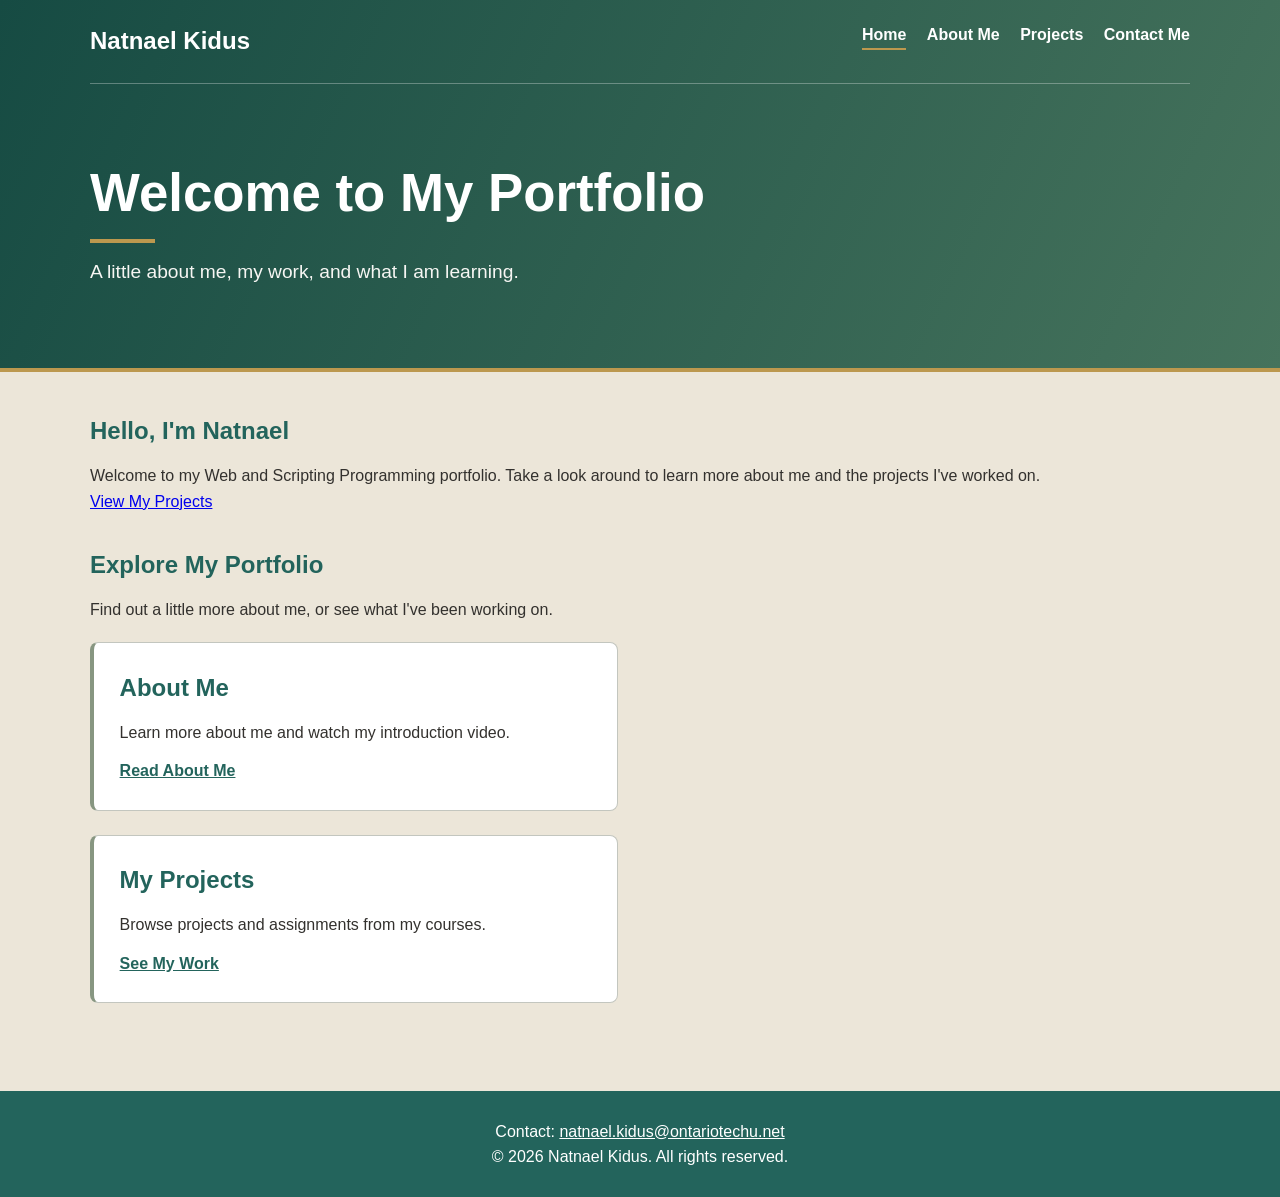
<file: index.html>
<!DOCTYPE html>
<html lang="en">
    <head>
        <meta charset="UTF-8">
        <meta name="viewport" content="width=device-width, initial-scale=1">
        <title>Home - My Portfolio</title>
        <link rel="stylesheet" href="CSS/base.css">
        <link rel="stylesheet" href="CSS/desktop.css" media="screen and (min-width: 1024px)">
        <link rel="stylesheet" href="CSS/tablet.css" media="screen and (min-width: 600px) and (max-width: 1023px)">
        <link rel="stylesheet" href="CSS/mobile.css" media="screen and (max-width: 599px)">

    </head>
    <body>
        <header>
            <div class="header-top">
                <a class="site-name" href="index.html">Natnael Kidus</a>
                <nav>
                    <ul>
                        <li><a href="index.html" class="active">Home</a></li>
                        <li><a href="about.html">About Me</a></li>
                        <li><a href="projects.html">Projects</a></li>
                        <li><a href="contact.html">Contact Me</a></li>
                    </ul>
                </nav>
                <div class="clear"></div>
            </div>
            <div class="header-title">
                <h1>Welcome to My Portfolio</h1>
                <div class="title-line"></div>
                <p class="header-description">A little about me, my work, and what I am learning.</p>
            </div>
        </header>

        <main>
            <section class="main-intro">
                <h2>Hello, I'm Natnael</h2>
                <p>Welcome to my Web and Scripting Programming portfolio. Take a look around to learn more about me and the projects I've worked on.</p>
                <p><a class="projects-link" href="projects.html">View My Projects</a></p>
            </section>

            <section class="home-intro">
                <h2>Explore My Portfolio</h2>
                <p>Find out a little more about me, or see what I've been working on.</p>
            </section>

            <section class="home-cards">
                <article class="home-card">
                    <h2>About Me</h2>
                    <p>Learn more about me and watch my introduction video.</p>
                    <a href="about.html">Read About Me</a>
                </article>
                <article class="home-card">
                    <h2>My Projects</h2>
                    <p>Browse projects and assignments from my courses.</p>
                    <a href="projects.html">See My Work</a>
                </article>
            </section>
        </main>

        <footer>
            <p>Contact: <a href="mailto:natnael.kidus@ontariotechu.net">natnael.kidus@ontariotechu.net</a></p>
            <p>&copy; 2026 Natnael Kidus. All rights reserved.</p>
        </footer>
    </body>
</html>
</file>
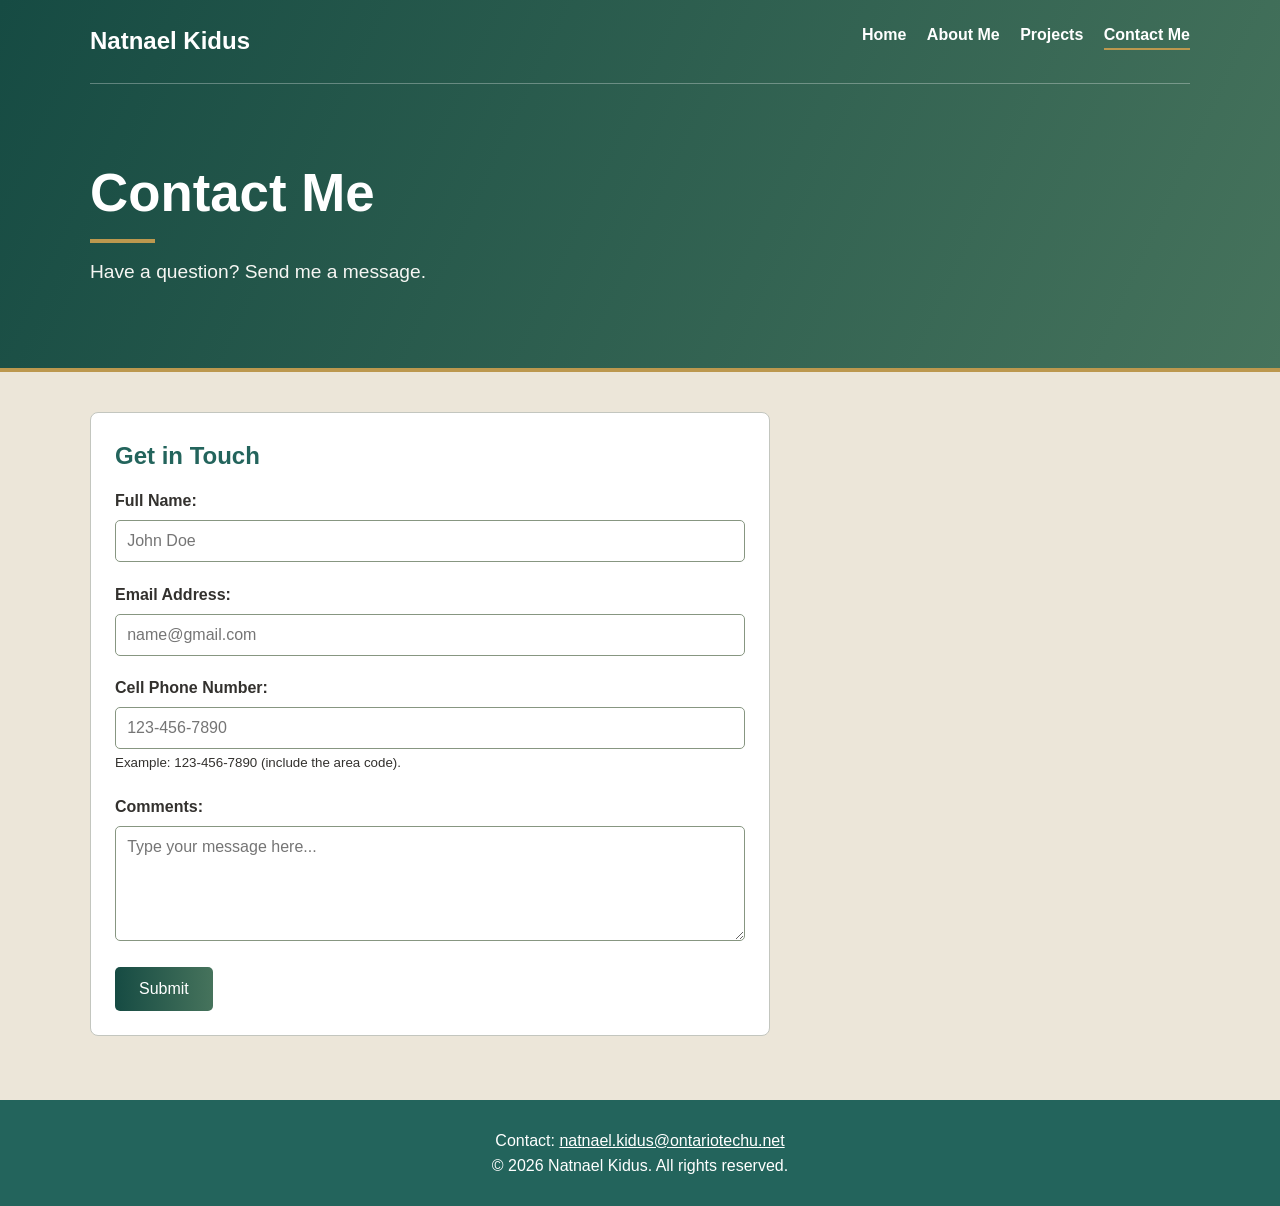
<file: contact.html>
<!DOCTYPE html>
<html lang="en">
    <head>
        <meta charset="UTF-8">
        <meta name="viewport" content="width=device-width, initial-scale=1">
        <title>Contact Me</title>
        <link rel="stylesheet" href="CSS/base.css">
        <link rel="stylesheet" href="CSS/desktop.css" media="screen and (min-width: 1024px)">
        <link rel="stylesheet" href="CSS/tablet.css" media="screen and (min-width: 600px) and (max-width: 1023px)">
        <link rel="stylesheet" href="CSS/mobile.css" media="screen and (max-width: 599px)">
    </head>

    <body>
        <header>
            <div class="header-top">
                <a class="site-name" href="index.html">Natnael Kidus</a>
                <nav>
                    <ul>
                        <li><a href="index.html">Home</a></li>
                        <li><a href="about.html">About Me</a></li>
                        <li><a href="projects.html">Projects</a></li>
                        <li><a href="contact.html" class="active">Contact Me</a></li>
                    </ul>
                </nav>
                <div class="clear"></div>
            </div>
            <div class="header-title">
                <h1>Contact Me</h1>
                <div class="title-line"></div>
                <p class="header-description">Have a question? Send me a message.</p>
            </div>
        </header>

        <main>
            <section class="form-container">
                <h2>Get in Touch</h2>
                <form action="#" method="post">

                    <div class="form-group">
                        <label for="name">Full Name:</label>
                        <input type="text" id="name" name="name" required placeholder="John Doe">
                    </div>

                    <div class="form-group">
                        <label for="email">Email Address:</label>
                        <input type="email" id="email" name="email" required placeholder="name@gmail.com">
                    </div>

                    <div class="form-group">
                        <label for="phone">Cell Phone Number:</label>
                        <input type="tel" id="phone" name="phone" required placeholder="123-456-7890">
                        <small>Example: 123-456-7890 (include the area code).</small>
                    </div>

                    <div class="form-group">
                        <label for="comments">Comments:</label>
                        <textarea id="comments"  name="comments" rows="5" required maxlength="2000" placeholder="Type your message here..."></textarea>
                    </div>

                    <button type="submit" class="gradient-btn">Submit</button>
                </form>
            </section>
        </main>

        <footer>
            <p>Contact: <a href="mailto:natnael.kidus@ontariotechu.net">natnael.kidus@ontariotechu.net</a></p>
            <p>&copy; 2026 Natnael Kidus. All rights reserved.</p>
        </footer>
    

    </body>
</html>
</file>
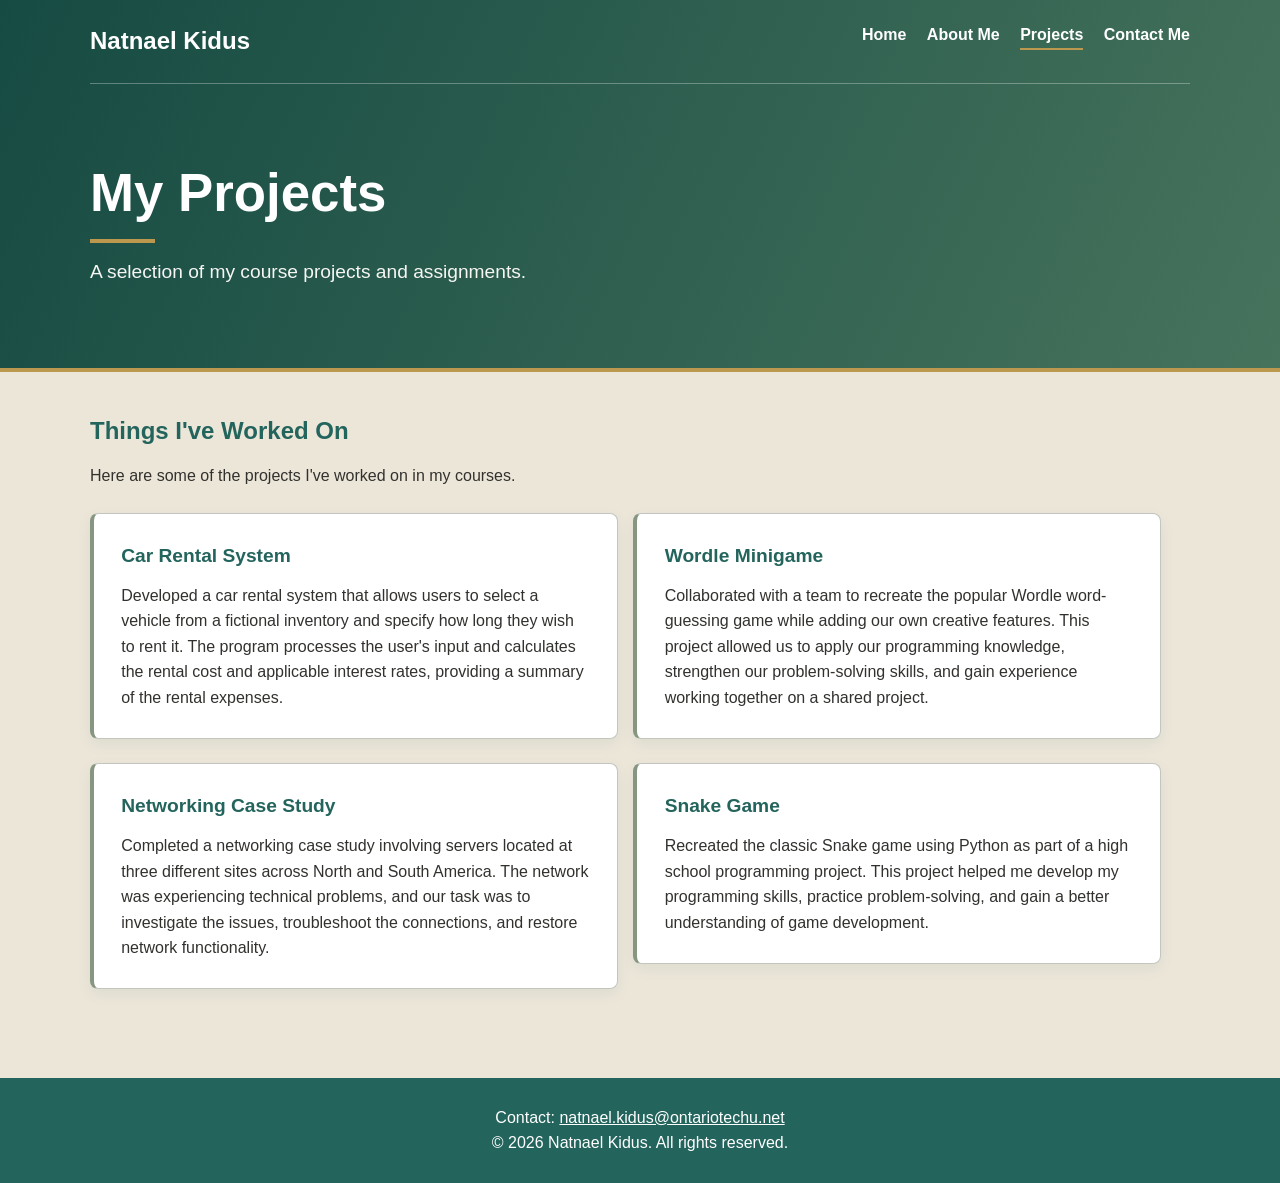
<file: projects.html>
<!DOCTYPE html>
<html lang="en">
    <head>
        <meta charset="UTF-8">
        <meta name="viewport" content="width=device-width, initial-scale=1">
        <title>Projects</title>
        <link rel="stylesheet" href="CSS/base.css">
        <link rel="stylesheet" href="CSS/desktop.css" media="screen and (min-width: 1024px)">
        <link rel="stylesheet" href="CSS/tablet.css" media="screen and (min-width: 600px) and (max-width: 1023px)">
        <link rel="stylesheet" href="CSS/mobile.css" media="screen and (max-width: 599px)">
    </head>

    <body>
        <header>
            <div class="header-top">
                <a class="site-name" href="index.html">Natnael Kidus</a>
                <nav>
                    <ul>
                        <li><a href="index.html">Home</a></li>
                        <li><a href="about.html">About Me</a></li>
                        <li><a href="projects.html" class="active">Projects</a></li>
                        <li><a href="contact.html">Contact Me</a></li>
                    </ul>
                </nav>
                <div class="clear"></div>
            </div>
            <div class="header-title">
                <h1>My Projects</h1>
                <div class="title-line"></div>
                <p class="header-description">A selection of my course projects and assignments.</p>
            </div>
        </header>

        <main>
            <section class="projects-intro">
                <h2>Things I've Worked On</h2>
                <p>Here are some of the projects I've worked on in my courses.</p>
            </section>

            <div class="projects-container">

                <article class="project-card">
                    <h2>Car Rental System</h2>
                    <p>Developed a car rental system that allows users to select a vehicle from a fictional inventory and specify how long they wish to rent it. The program processes the user's input and calculates the rental cost and applicable interest rates, providing a summary of the rental expenses.</p>
                </article>

                <article class="project-card">
                    <h2>Wordle Minigame</h2>
                    <p>Collaborated with a team to recreate the popular Wordle word-guessing game while adding our own creative features. This project allowed us to apply our programming knowledge, strengthen our problem-solving skills, and gain experience working together on a shared project.</p>
                </article>

                <article class="project-card">
                    <h2>Networking Case Study</h2>
                    <p>Completed a networking case study involving servers located at three different sites across North and South America. The network was experiencing technical problems, and our task was to investigate the issues, troubleshoot the connections, and restore network functionality.</p>
                </article>

                <article class="project-card">
                    <h2>Snake Game</h2>
                    <p>Recreated the classic Snake game using Python as part of a high school programming project. This project helped me develop my programming skills, practice problem-solving, and gain a better understanding of game development.</p>
                </article>

            </div>
        </main>

        <footer>
            <p>Contact: <a href="mailto:natnael.kidus@ontariotechu.net">natnael.kidus@ontariotechu.net</a></p>
            <p>&copy; 2026 Natnael Kidus. All rights reserved.</p>
        </footer>

    </body>
</html>
</file>
<file: CSS/base.css>
:root {
    --primary: #23645C;
    --secondary: #879681;
    --accent: #BC984E;
    --light-bg: #ECE6D9;
    --dark-text: #33312E;
}

* {
    box-sizing: border-box;
    margin: 0;
    padding: 0;
}

html {
    height: 100%;
}

body {
    position: relative;
    min-height: 100vh;
    padding-bottom: 130px;
    font-family: Arial, Helvetica, sans-serif;
    color: var(--dark-text);
    background: var(--light-bg);
    line-height: 1.6;
}

header {
    background: linear-gradient(115deg, #164B43, #46735C);
    color: white;
    border-bottom: 4px solid var(--accent);
}

.header-top {
    width: 90%;
    max-width: 1100px;
    margin: auto;
    padding: 1.4rem 0;
    border-bottom: 1px solid rgba(255,255,255,0.3);
}

.clear {
    clear: both;
}

.site-name {
    float: left;
    color: white;
    text-decoration: none;
    font-size: 1.5rem;
    font-weight: bold;
}

nav {
    float: right;
}

nav ul {
    list-style: none;
}

nav li {
    display: inline-block;
    margin-left: 1rem;
}

nav a {
    color: white;
    text-decoration: none;
    font-weight: bold;
    font-size: 1rem;
    padding-bottom: 0.3rem;
}

nav a:hover, nav a:focus, nav a.active {
    border-bottom: 2px solid var(--accent);
}

.header-title {
    width: 90%;
    max-width: 1100px;
    margin: auto;
    padding: 4.8rem 0 5rem;
}

.header-title h1 {
    font-size: 3.3rem;
    line-height: 1.2;
}

.title-line {
    width: 65px;
    height: 4px;
    background: var(--accent);
    margin: 0.9rem 0;
}

.header-description {
    color: #F6F6F3;
    max-width: 720px;
    font-size: 1.2rem;
}

main {
    width: 90%;
    max-width: 1100px;
    margin: 2.5rem auto;
    min-height: 260px;
}

h2 {
    color: var(--primary);
    margin-bottom: 0.8rem;
}

.hero-banner {
    background: linear-gradient(135deg, #164B43, #46735C);
    color: white;
    padding: 3.5rem 2rem;
    border-radius: 9px;
}

.hero-banner h2 {
    color: white;
    font-size: 2rem;
}

.hero-banner p {
    margin: 0.6rem 0;
}

.hero-link {
    display: inline-block;
    color: var(--primary);
    background: white;
    text-decoration: none;
    padding: 0.65rem 1.2rem;
    font-weight: bold;
    border-radius: 5px;
    margin-top: 0.6rem;
}

.hero-link:hover, .hero-link:focus {
    background: #F4E9D3;
}

.projects-intro {
    margin-bottom: 1.5rem;
}

.project-card {
    display: inline-block;
    vertical-align: top;
    background: white;
    border: 1px solid #C3C6BF;
    border-left: 4px solid var(--secondary);
    border-radius: 8px;
    padding: 1.7rem;
    box-shadow: 0 5px 14px rgba(35,100,92,0.08);
    transition: transform 0.2s;
}

.project-card:hover {
    transform: translateY(-3px);
}

.project-card h2 {
    font-size: 1.2rem;
    margin-bottom: 0.7rem;
}

.project-card p {
    color: var(--dark-text);
}

.bio-section, .video-section, .form-container {
    display: inline-block;
    vertical-align: top;
    padding: 1.5rem;
    background: white;
    border: 1px solid #C3C6BF;
    border-radius: 8px;
    margin-bottom: 1.5rem;
}

.profile-photo {
    max-width: 100%;
    height: auto;
    border-radius: 7px;
    margin: 1rem 0;
}

.video-section video {
    display: block;
    width: 100%;
    height: auto;
    margin-top: 1rem;
}

.form-container {
    display: block;
    max-width: 680px;
}

.form-group {
    margin-bottom: 1.2rem;
}

label {
    display: block;
    font-weight: bold;
    margin-bottom: 0.4rem;
}

input, textarea {
    width: 100%;
    padding: 0.7rem;
    border: 1px solid #879681;
    border-radius: 5px;
    font-family: Arial, Helvetica, sans-serif;
    font-size: 1rem;
}

input:focus, textarea:focus {
    outline: 2px solid var(--primary);
}

.gradient-btn {
    background: linear-gradient(to right, #164B43, #46735C);
    color: white;
    padding: 0.8rem 1.5rem;
    border: none;
    border-radius: 5px;
    font-family: Arial, Helvetica, sans-serif;
    font-size: 1rem;
    cursor: pointer;
}

.gradient-btn:hover {
    background: #30594E;
}

footer {
    position: absolute;
    bottom: 0;
    width: 100%;
    margin-top: 2rem;
    text-align: center;
    background: var(--primary);
    color: white;
    padding: 1.7rem 1rem;
}

footer a {
    color: #FFFFFF;
    text-decoration: underline;
}

.home-intro {
    margin: 2rem 0 1.2rem;
}

.home-card {
    display: inline-block;
    vertical-align: top;
    width: 48%;
    margin: 0 2% 1.5rem 0;
    padding: 1.6rem;
    background: white;
    border: 1px solid #C3C6BF;
    border-left: 4px solid var(--secondary);
    border-radius: 8px;
    font-size: 1rem;
}

.home-card p {
    margin-bottom: 0.8rem;
}

.home-card a {
    color: var(--primary);
    font-weight: bold;
}

a:focus-visible, button:focus-visible {
    outline: 3px solid var(--accent);
    outline-offset: 3px;
}
</file>
<file: CSS/desktop.css>
.project-card {
    width: 48%;
    margin: 0 1% 1.5rem 0;
    min-height: 165px;
}

.bio-section, .video-section {
    width: 48%;
}

.video-section {
    margin-left: 3%;
}
</file>
<file: CSS/tablet.css>
.project-card {
    width: 48%;
    margin: 0 1% 1.5rem 0;
}

.bio-section, .video-section {
    display: block;
    width: 100%;
}
</file>
<file: CSS/mobile.css>
.site-name, nav {
    float: none;
    display: block;
    text-align: center;
}

nav {
    margin-top: 0.8rem;
}

nav li {
    margin: 0.3rem 0.5rem;
}

.header-title {
    padding: 3rem 0 3.4rem;
}

.header-title h1 {
    font-size: 2.5rem;
}

.header-description {
    font-size: 1.05rem;
}

.hero-banner {
    padding: 2.5rem 1.3rem;
}

.hero-banner h2 {
    font-size: 1.6rem;
}

.project-card, .bio-section, .video-section {
    display: block;
    width: 100%;
    margin-bottom: 1.3rem;
}

.project-card, .bio-section, .video-section, .form-container {
    padding: 1.2rem;
}

.home-card {
    display: block;
    width: 100%;
    margin: 0 0 1.2rem;
}
</file>
